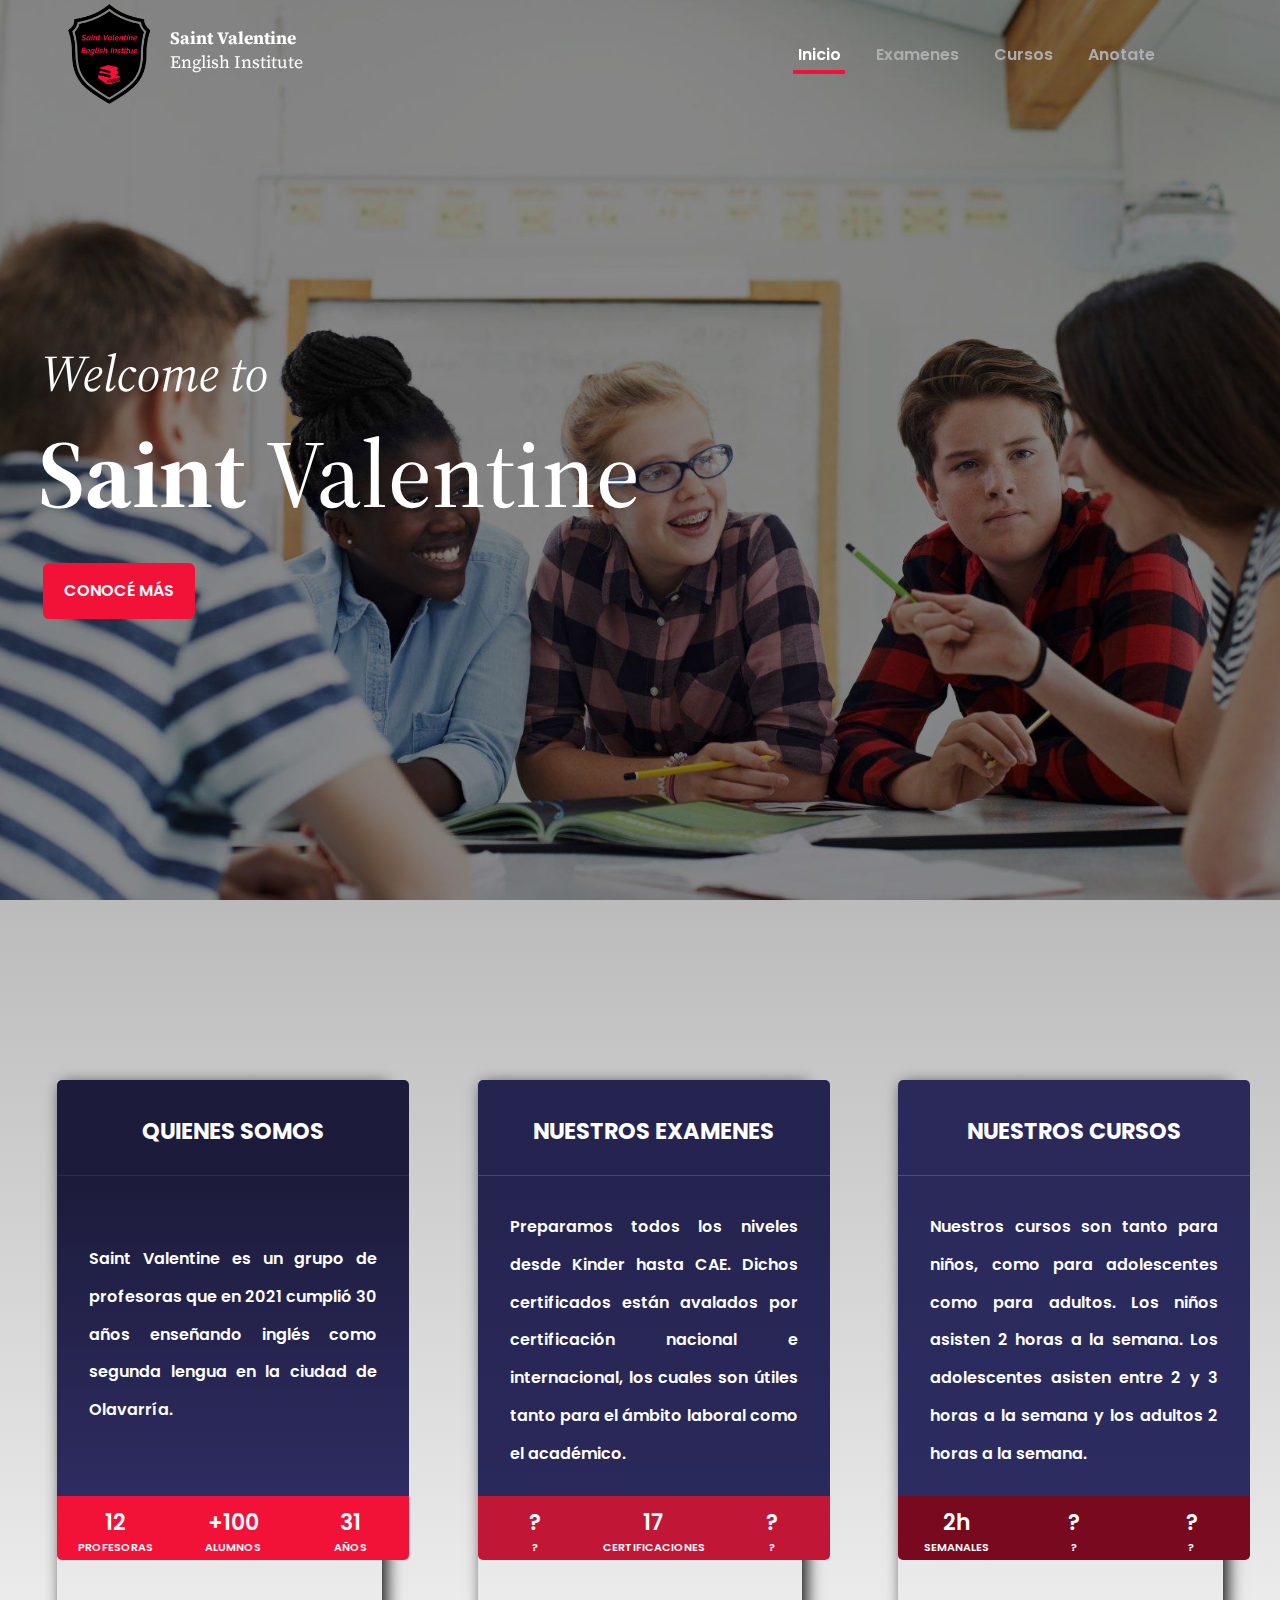
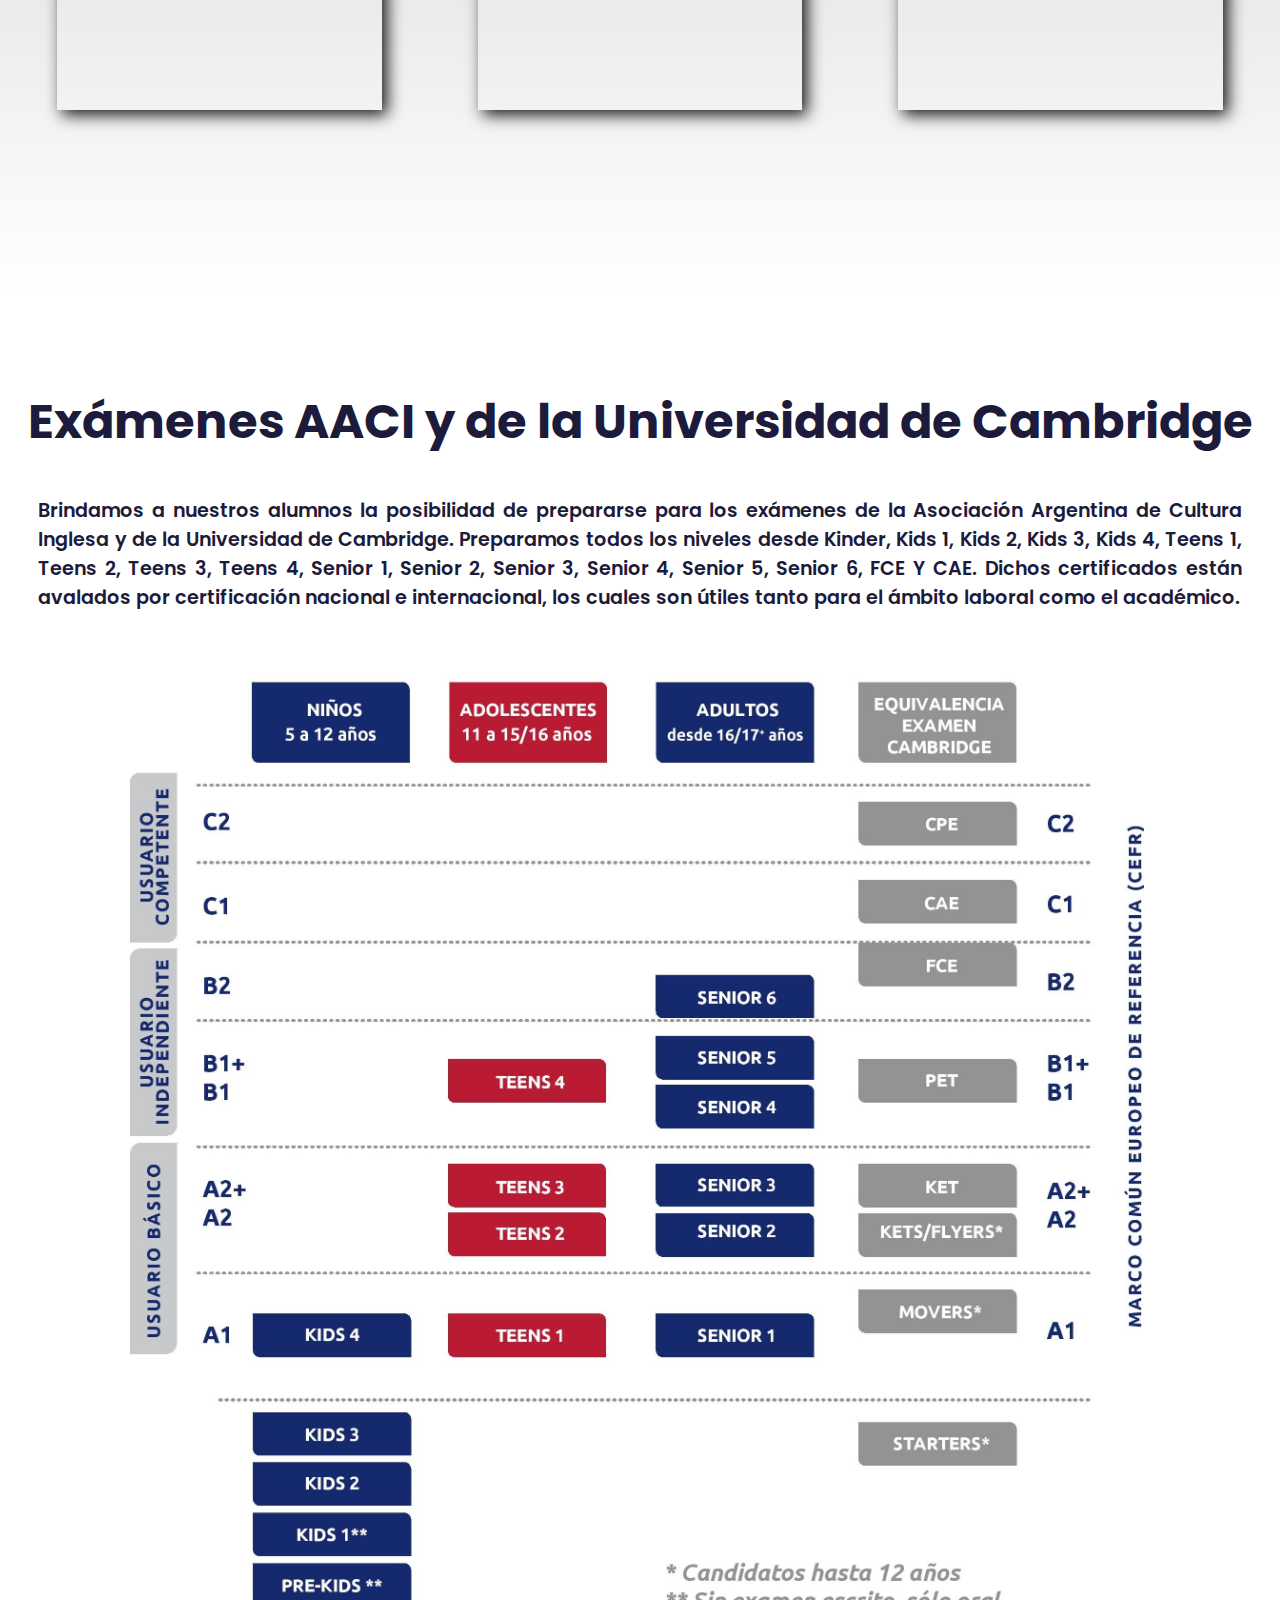
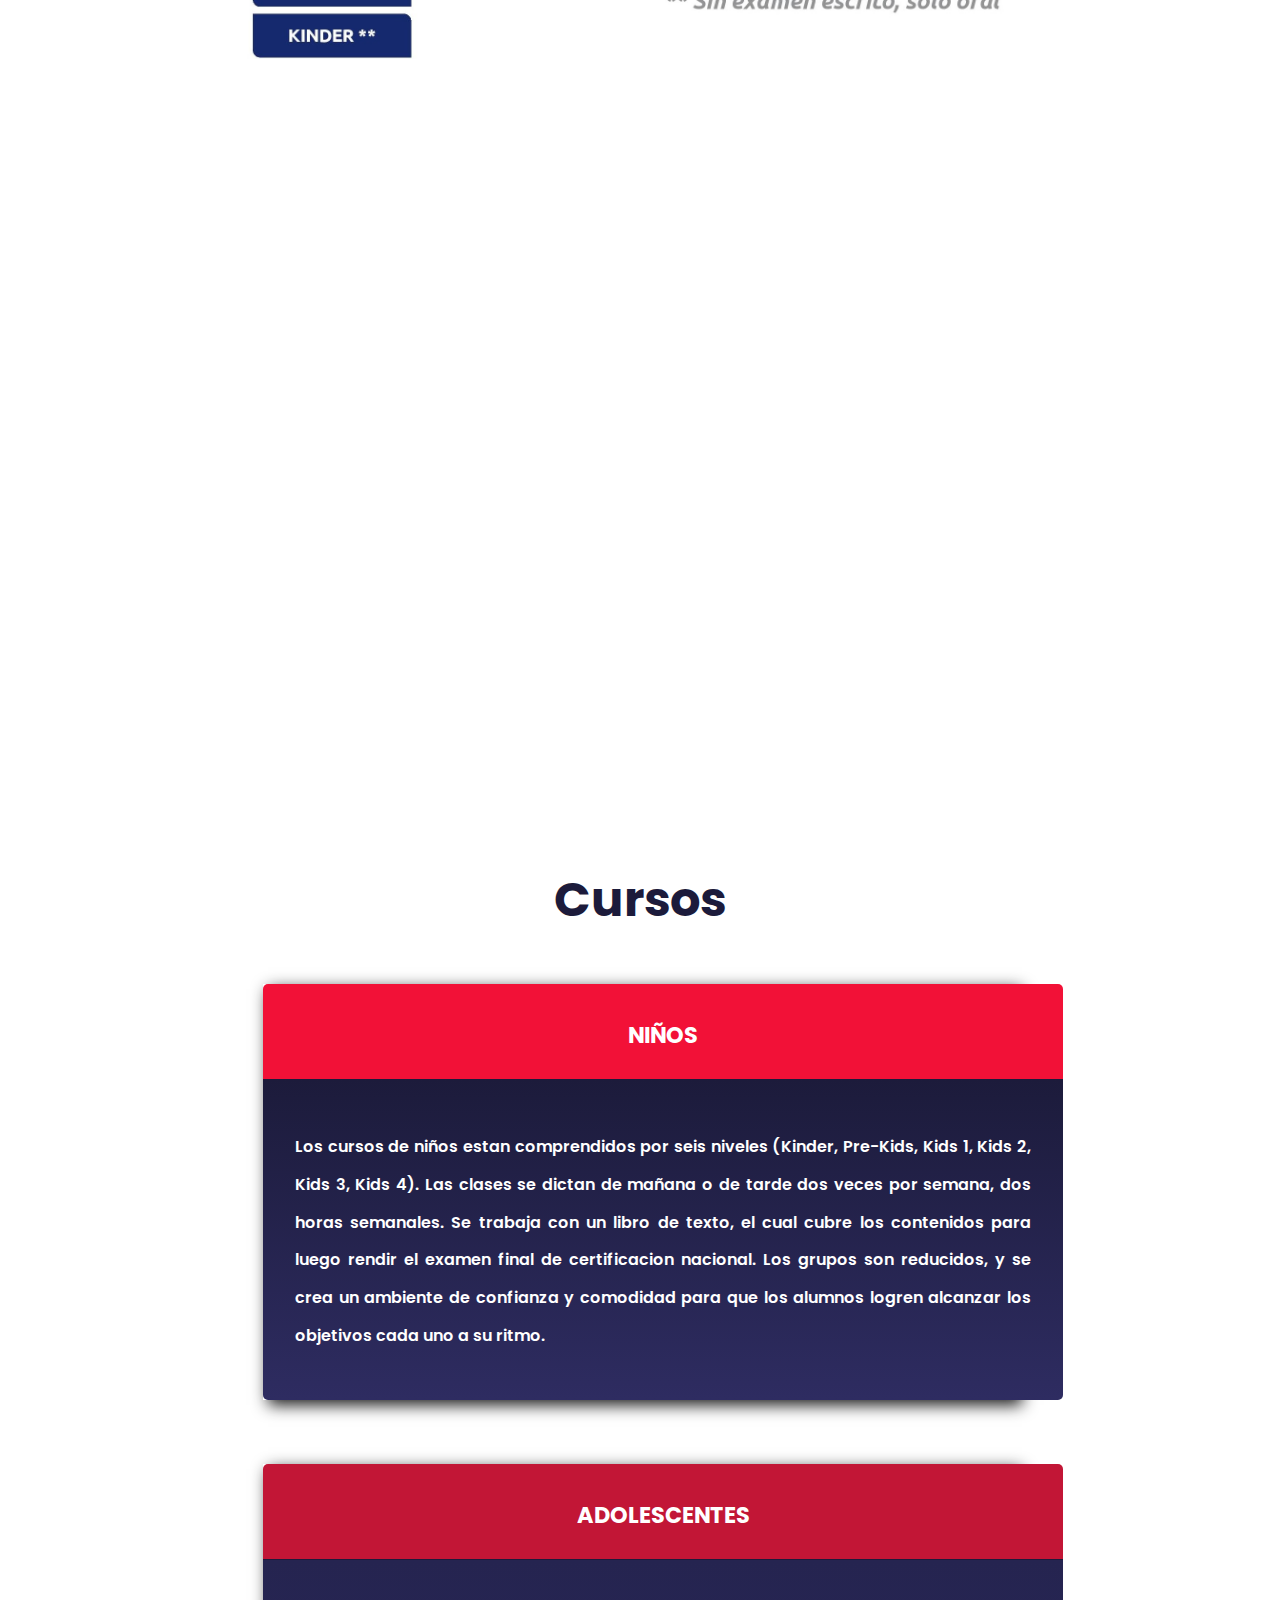
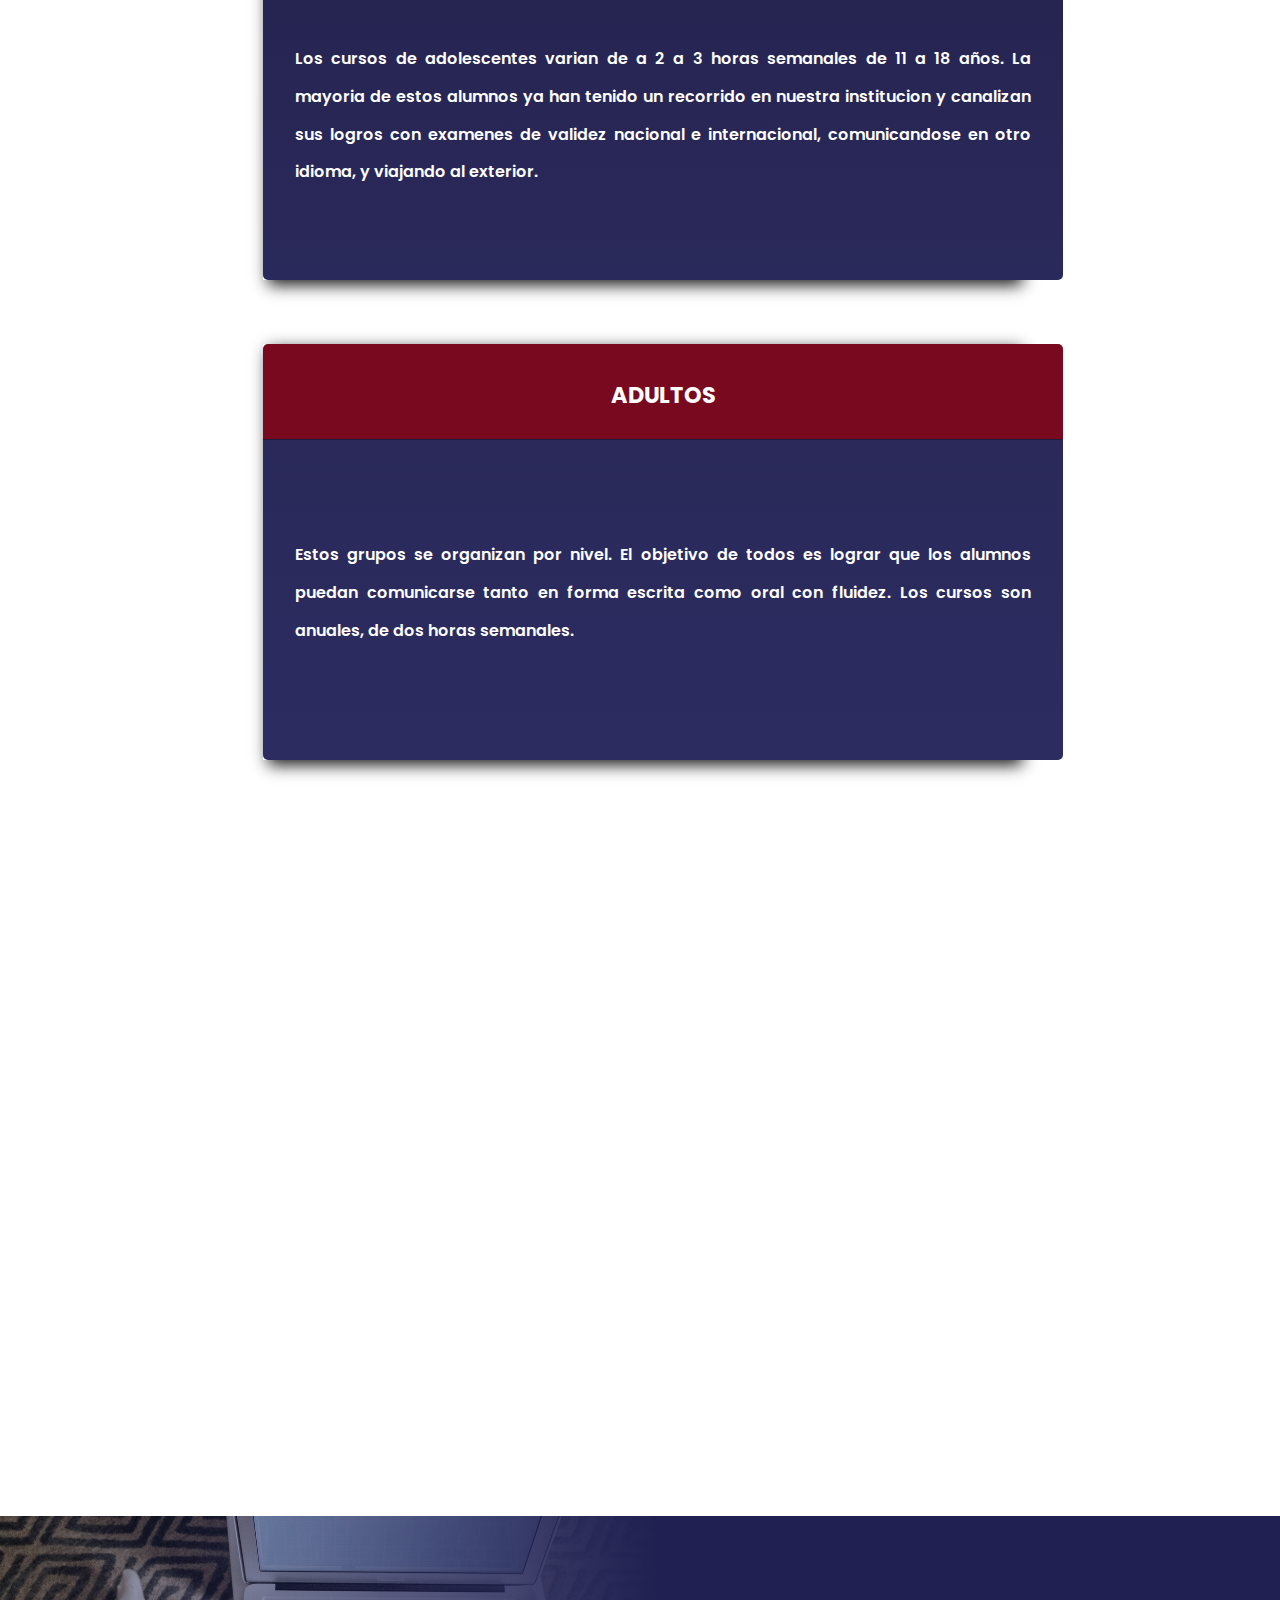
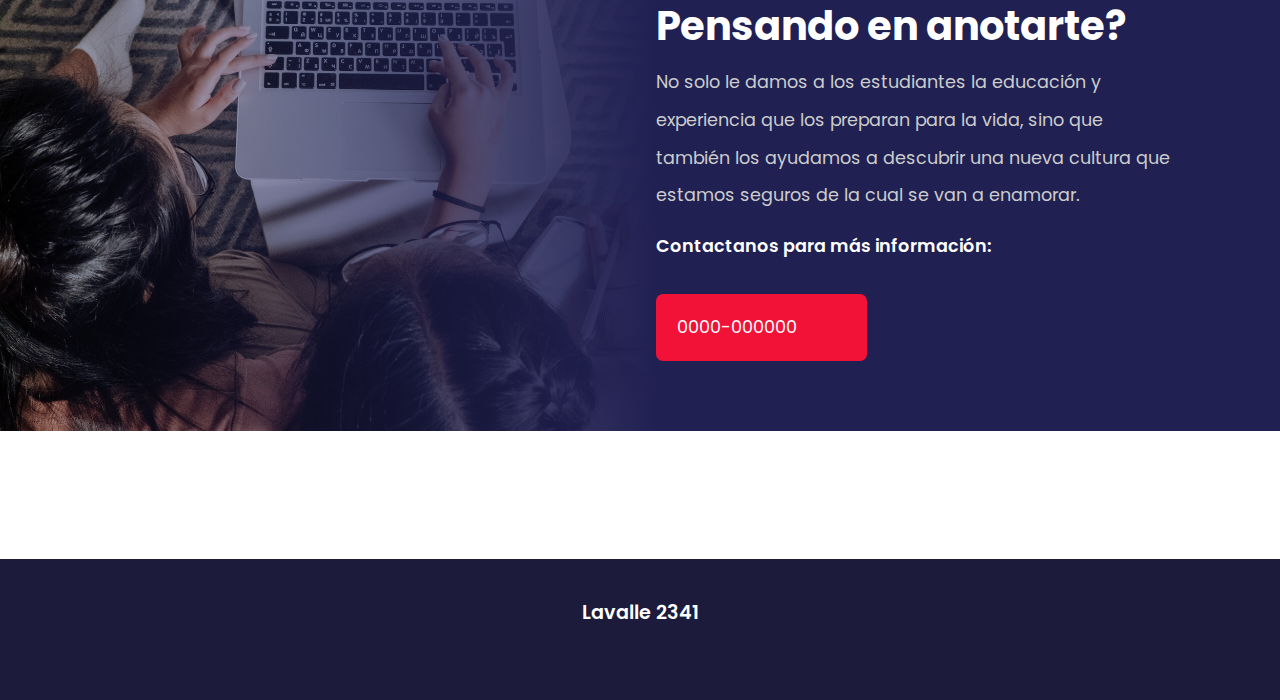
<file: index.html>
<!DOCTYPE html>
<html lang="es">
<head>
    <meta charset="UTF-8">
    <meta http-equiv="X-UA-Compatible" content="IE=edge">
    <meta name="viewport" content="width=device-width, initial-scale=1.0">
    <title>Saint Valentine English Institute - Inicio</title>
    <!-- ICONS -->
    <link rel="stylesheet" href="https://unicons.iconscout.com/release/v4.0.0/css/line.css">
    <!-- CSS -->
    <link rel="stylesheet" href="styles.css" type="text/css">
    <style>
        @import url('https://fonts.googleapis.com/css2?family=Poppins:wght@400;600;700&family=Source+Serif+4:wght@300;500;700&display=swap');
    </style>
</head>
<body>
    <div class="container">
        <!-- NAVBAR -->
        <nav class="navbar">
            <!-- BRAND -->
            <div class="brand">
                <!-- LOGO -->
                <img class="logo" src="LogoMakr-7l1lVe.png" alt="">
                <div class="brand-text">
                    <span class="saintValentine">Saint Valentine</span> 
                    <span class="englishInstitute">English Institute</span>
                    <!-- MOBILE BRAND -->
                    <span class="saint-mobile">Saint</span> 
                    <span class="valentine-mobile">Valentine</span>
                </div>   
            </div>      
            <!-- MENU -->
            <ul id="nav_links">
                <li><a id="inicio" class="nav-link active" aria-current="page" href="#header">Inicio</a></li>
                <li><a id="examenes" class="nav-link" href="#section_2">Examenes</a></li>
                <li><a id="cursos" class="nav-link" href="#section_3">Cursos</a></li>
                <li><a id="anotate" class="nav-link" href="#section_4">Anotate</a></li>
                <!-- HAMBURGER -->
                <button class="hamburger">
                    <div class="bar"></div>
                </button>
            </ul>
        </nav>
        <!-- SIDEBAR -->
        <nav class="sideMenu">
            <ul>
                <li><a id="inicio_mobile" class="nav-link active" aria-current="page" href="index.html">Inicio</a></li>
                <li><a id="examenes_mobile" class="nav-link" href="#section_2">Examenes</a></li>
                <li><a id="cursos_mobile" class="nav-link" href="#section_3">Cursos</a></li>
                <li><a id="anotate_mobile" class="nav-link" href="#section_4">Anotate</a></li>
            </ul>
        </nav>
        <!-- HEADER -->
        <header id="header" class="header">
            <h1 class="title-IX-1">Welcome to</h1>
            <div class="mainTitle">
                <h1 class="title-IX-2">Saint</h1>
                <h1 class="title-IX-3">Valentine</h1>
            </div>
            <button class="btn-IX"> 
                <a href="#section_1">Conocé más</a>
            </button>
        </header>
        <!-- SECTION 1 (QUIENES SOMOS) -->
        <section id="section_1" class="section-1">
            <div class="container-QS">
                <!-- CARD 1 -->
                <div id="card_1" class="card-1">
                    <div class="blue-bg-1">
                        <h3 class="title-QS">Quienes somos</h3>
                    </div>
                    <div class="card-1-text">
                        <p class="paragraph-QS">Saint Valentine es un grupo de profesoras que en 2021 cumplió 30 años enseñando inglés como segunda lengua en la ciudad de Olavarría.</p>
                    </div>
                    <div class="card-1-stats">
                        <div class="stat">
                            <div class="value">12</div>
                            <div class="type">Profesoras</div>
                        </div>
                        <div class="stat">
                            <div class="value">+100</div>
                            <div class="type">Alumnos</div>
                        </div>
                        <div class="stat">
                            <div class="value">31</div>
                            <div class="type">Años</div>
                        </div>
                    </div>
                </div>  
                <!-- CARD 2 -->
                <div id="card_2" class="card-2">
                    <div class="blue-bg-2">
                        <h3 class="title-QS">Nuestros Examenes</h3>
                    </div>
                    <div class="card-2-text">
                        <p class="paragraph-QS">Preparamos todos los niveles desde Kinder hasta CAE.
                            Dichos certificados están avalados por certificación nacional e internacional, los cuales son útiles tanto para el ámbito laboral como el académico.</p>
                    </div>
                    <div class="card-2-stats">
                        <div class="stat">
                            <div class="value">?</div>
                            <div class="type">?</div>
                        </div>
                        <div class="stat">
                            <div class="value">17</div>
                            <div class="type">Certificaciones</div>
                        </div>
                        <div class="stat">
                            <div class="value">?</div>
                            <div class="type">?</div>
                        </div>
                    </div>
                </div> 
                <!-- CARD 3 -->
                <div id="card_3" class="card-3">
                    <div class="blue-bg-3">
                        <h3 class="title-QS">Nuestros Cursos</h3>
                    </div>
                    <div class="card-3-text">
                        <p class="paragraph-QS">Nuestros cursos son tanto para niños, como para adolescentes como para adultos. Los niños asisten 2 horas a la semana. Los adolescentes asisten entre 2 y 3 horas a la semana y los adultos 2 horas a la semana.</p>
                    </div>
                    <div class="card-3-stats">
                        <div class="stat">
                            <div class="value">2h</div>
                            <div class="type">Semanales</div>
                        </div>
                        <div class="stat">
                            <div class="value">?</div>
                            <div class="type">?</div>
                        </div>
                        <div class="stat">
                            <div class="value">?</div>
                            <div class="type">?</div>
                        </div>
                    </div>
                </div> 
            </div>
        </section>
        <!-- SECTION 2 (EXAMENES) -->
        <section id="section_2" class="section-2">
            <h1 id="examenes_2" class="title-EX">Exámenes AACI y de la Universidad de Cambridge</h1>
            <article>
                <p id="paragraph_ex" class="paragraph-EX">Brindamos a nuestros alumnos la posibilidad de prepararse para los exámenes de la Asociación Argentina de Cultura Inglesa y de la Universidad de Cambridge.
                Preparamos todos los niveles desde Kinder, Kids 1, Kids 2, Kids 3, Kids 4, Teens 1, Teens 2, Teens 3, Teens 4, Senior 1, Senior 2, Senior 3, Senior 4, Senior 5, Senior 6, FCE Y CAE.
                Dichos certificados están avalados por certificación nacional e internacional, los cuales son útiles tanto para el ámbito laboral como el académico.</p>
            </article> 
            <img id="image_ex" class="img-EX" src="grilla-niveles-aaci-certificates-2.jpg" alt="">
        </section>
        <!-- SECTION 3 (CURSOS) -->
        <section id="section_3" class="section-3">
            <h1 class="title-CR">Cursos</h1>
            <div class="container-CR">
                <!-- CARD 4 -->
                <div id="card_4" class="card-4">
                    <div class="red-bg-1">
                        <h3 class="title-NÑS">Niños</h3>
                    </div>
                    <div class="card-4-text">
                        <p class="paragraph-NÑS">Los cursos de niños estan comprendidos por seis niveles (Kinder, Pre-Kids, Kids 1, Kids 2, Kids 3, Kids 4). Las clases se dictan de mañana o de tarde dos veces por semana, dos horas semanales.
                        Se trabaja con un libro de texto, el cual cubre los contenidos para luego rendir el examen final de certificacion nacional.
                        Los grupos son reducidos, y se crea un ambiente de confianza y comodidad para que los alumnos logren alcanzar los objetivos cada uno a su ritmo.</p>
                    </div>
                </div>  
                <!-- CARD 5 -->
                <div id="card_5" class="card-5">
                    <div class="red-bg-2">
                        <h3 class="title-ADS">Adolescentes</h3>
                    </div>
                    <div class="card-5-text">
                        <p class="paragraph-ADS">Los cursos de adolescentes varian de a 2 a 3 horas semanales de 11 a 18 años. La mayoria de estos alumnos ya han tenido un recorrido en nuestra institucion y canalizan sus logros con examenes de validez nacional e internacional, comunicandose en otro idioma, y viajando al exterior.</p>
                    </div>
                </div> 
                <!-- CARD 6 -->
                <div id="card_6" class="card-6">
                    <div class="red-bg-3">
                        <h3 class="title-ADT">Adultos</h3>
                    </div>
                    <div class="card-6-text">
                        <p class="paragraph-ADT">Estos grupos se organizan por nivel. El objetivo de todos es lograr que los alumnos puedan comunicarse tanto en forma escrita como oral con fluidez. Los cursos son anuales, de dos horas semanales.</p>
                    </div>
                </div> 
            </div>
        </section>
        <!-- SECTION 4 (ANOTATE) -->
        <section id="section_4" class="section-4">
            <div class="transparent-gradient"></div>
            <div class="section-4-text">
                <h1 class="title-ANT">Pensando en anotarte?</h1>
                <p class="paragraph-ANT">No solo le damos a los estudiantes la educación y experiencia que los preparan para la vida, sino que también los ayudamos a descubrir una nueva cultura que estamos seguros de la cual se van a enamorar.</p>
                <p class="paragraph-ANT-2">Contactanos para más información:</p>
                <button class="btn-ANT"><i class="uil uil-whatsapp icon-WP"></i>0000-000000</button>
            </div>
        </section>
        <footer>
            <!-- ADDRESS -->
            <p class="paragraph-FT">Lavalle 2341</p>
            <!-- SOCIALS -->
            <div class="icons">
                <a href="https://www.facebook.com/profile.php?id=100057358304073"><i class="uil uil-facebook-f"></i></a>
                <a href="https://www.instagram.com/invites/contact/?i=ahop6r01u5ae&utm_content=494bo6m"><i class="uil uil-instagram"></i></a>
                <a href="#"><i class="uil uil-whatsapp"></i></a>        
            </div>
        </footer>
    </div>
    <!-- JAVASCRIPT-->
    <script src="main.js"></script>
    <script src="https://code.jquery.com/jquery-3.6.0.min.js"></script>
</body>
</html>
</file>
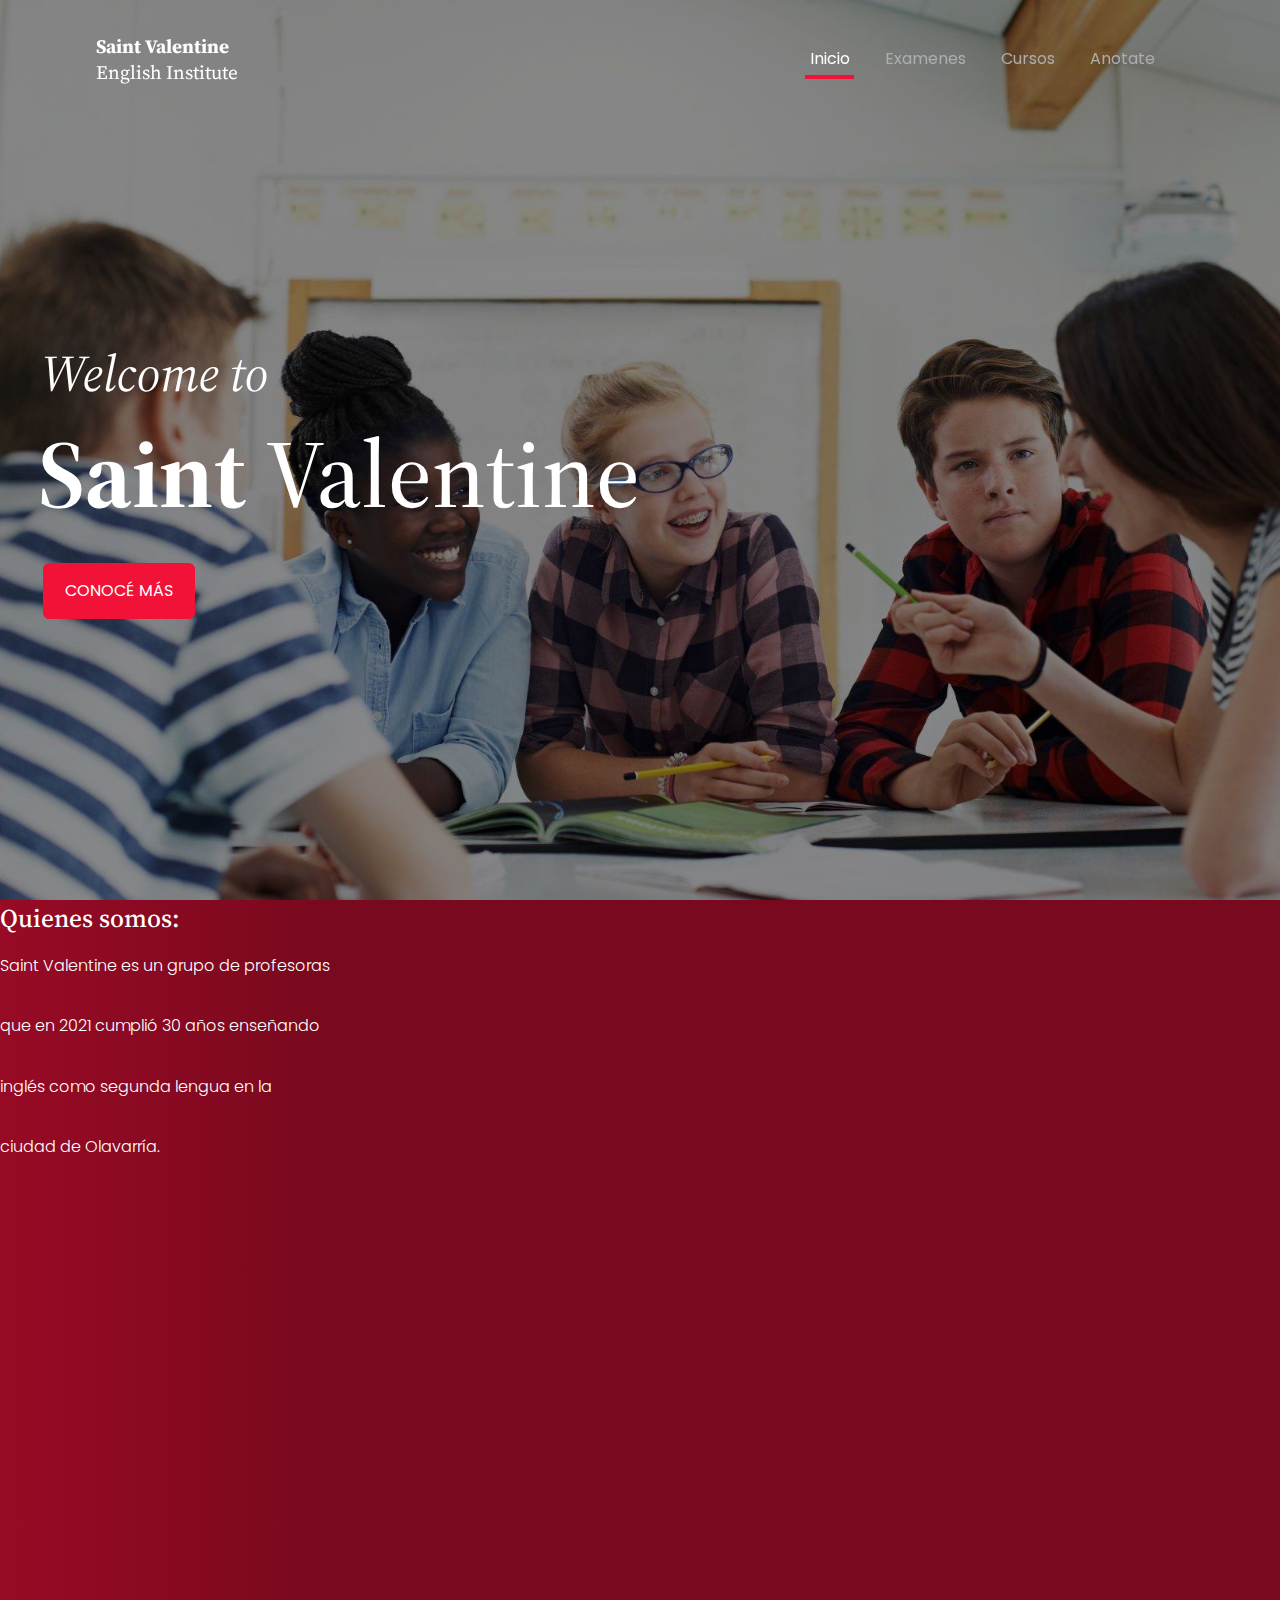
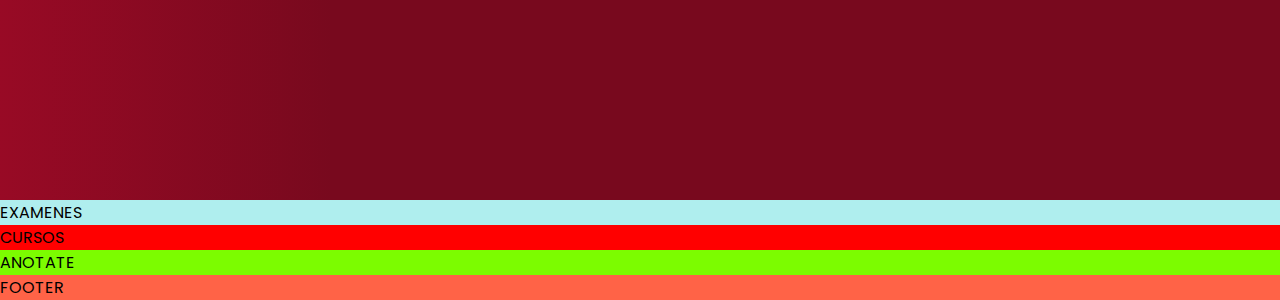
<file: grid.html>
<!DOCTYPE html>
<html lang="es">
<head>
    <meta charset="UTF-8">
    <meta http-equiv="X-UA-Compatible" content="IE=edge">
    <meta name="viewport" content="width=device-width, initial-scale=1.0">
    <title>SV Grid</title>
    <link rel="stylesheet" href="main.css">
    <style>
        @import url('https://fonts.googleapis.com/css2?family=Poppins:wght@600&family=Source+Serif+4:ital,wght@0,300;0,500;0,700;1,400&display=swap');
    </style>
</head>
<body>
    <div class="container">
         <!-- Navbar -->
        <nav class="navbar">
        <!-- Brand -->
        <div class="brand">
            <span class="saintValentine">Saint Valentine</span> 
            <span class="englishInstitute">English Institute</span>
            <!-- Mobile Brand -->
            <span class="saint-mobile">Saint</span> 
            <span class="valentine-mobile">Valentine</span>
        </div>      
        <!-- Menu -->
        <ul>
            <li><a class="nav-link active" aria-current="page" href="/SV Web/index.html">Inicio</a></li>
            <li><a class="nav-link" href="#">Examenes</a></li>
            <li><a class="nav-link" href="#">Cursos</a></li>
            <li><a class="nav-link" href="#">Anotate</a></li>
            <!-- Dropdown Button -->
            <button class="hamburger">
                <div class="bar"></div>
            </button>
            <!-- <a class="btn-dropdown" href="#">&#9776;</a> -->
        </ul>
        </nav>
        <!-- Sidebar -->
        <nav class="sideMenu">
            <ul>
                <li><a class="nav-link active" aria-current="page" href="/SV Web/index.html">Inicio</a></li>
                <li><a class="nav-link" href="#">Examenes</a></li>
                <li><a class="nav-link" href="#">Cursos</a></li>
                <li><a class="nav-link" href="#">Contacto</a></li>
            </ul>
        </nav>
        <!-- Header -->
        <header class="header">
            <h1 class="titleIndex-1">Welcome to</h1>
            <div class="mainTitle">
                <h1 class="titleIndex-2">Saint</h1>
                <h1 class="titleIndex-3">Valentine</h1>
            </div>
            <button class="btnIndex">Conocé más</button>
        </header>
        <section class="section-1-index">
                <div class="containerQS">
                    <div class="red-bg-QS">
                        <h3 class="titleQS">Quienes somos:</h3>
                        <p class="quienesSomos">Saint Valentine es un grupo de profesoras que en 2021 cumplió 30 años enseñando inglés como segunda lengua en la ciudad de Olavarría.</p>
                    </div>
                    <div class="red-bg-QS-2">
                    
                    </div>
                </div>
        </section>
        <div class="section2">EXAMENES</div>
        <div class="section3">CURSOS</div>
        <div class="section4">ANOTATE</div>
        <footer>FOOTER</footer>
    </div>   
    <!-- Sticky Navbar JS -->
    <script type="text/javascript">
        window.addEventListener("scroll", function(){
            var nav = document.querySelector("nav");
            nav.classList.toggle("sticky", window.scrollY > 0);
        })
    </script>
    <!-- Sidebar JS -->
    <script src="main.js"></script>
</body>
</html>
</file>
<file: styles.css>
/* GLOBALS */

* {
  padding: 0;
  margin: 0;
  box-sizing: border-box;
  font-family: 'Poppins', 'Source Serif 4', sans-serif;
}

/* body {
  background: #fff;
  width: 100%;
  height: 100vh;
} */

.container {
  display: grid;
  grid-template-columns: repeat(12, 1fr);
  grid-template-rows: auto;
  height: 100vh;
  grid-template-areas: 
  "header header header header header header header header header header header header"
  "section-1 section-1 section-1 section-1 section-1 section-1 section-1 section-1 section-1 section-1 section-1 section-1"
  "section-2 section-2 section-2 section-2 section-2 section-2 section-2 section-2 section-2 section-2 section-2 section-2"
  "section-3 section-3 section-3 section-3 section-3 section-3 section-3 section-3 section-3 section-3 section-3 section-3"
  "section-4 section-4 section-4 section-4 section-4 section-4 section-4 section-4 section-4 section-4 section-4 section-4"
  "footer footer footer footer footer footer footer footer footer footer footer footer";
}

/* NAVBAR */

.navbar {
  grid-area: nav;
  position: fixed;
  display: flex;
  justify-content: space-between;
  align-items: center;
  transition: 1s;
  z-index: 100000;
  width: 100%;
  height: 12vh;
}

nav.sticky {
  background: #1c1b3b;
}

.brand {
  height: 12vh;
  display: flex;
  position: relative;
  transition: 0.6s;
  margin-left: 4em;
  color: #fff;
  cursor: default;
  animation-name: brand;
  animation-iteration-count: 1;
  animation-duration: 2s;
}

.brand-text {
  display: flex;
  flex-direction: column;
  padding: 0em 0em .5em 1em;
  justify-content: center;
  align-content: center;
}

@keyframes brand {
  from {
      opacity: 0%;
      transform: translateY(-50px);
  }

  to {
      opacity: 100%;
      transform: translateY(0px);
  }
}

.saint-mobile {
  display: none;
}

.valentine-mobile {
  display: none;
}

.saintValentine {
  font-family: 'Source Serif 4';
  font-size: 1.1rem;
  font-weight: 700;
}

.englishInstitute {
  font-family: 'Source Serif 4';
  font-size: 1.1rem;
  font-weight: 400;
  
}

.navbar ul {
  position: relative;
  display: flex;
  justify-content: center;
  align-items: center;
  padding: 1.7em;
  margin-right: 5em;
  animation-name: nav;
  animation-iteration-count: 1;
  animation-duration: 2s;
}

@keyframes nav {
  from {
      opacity: 0%;
      transform: translateY(-50px);
  }

  to {
      opacity: 100%;
      transform: translateY(0px);
  }
}

.navbar li {
  position: relative;
  list-style: none;
  font-size: 1rem;
}

.navbar a {
  position: relative;
  margin: .5em;
  text-decoration: none;
  color: #acadaf;
  transition: 0.6s;
  margin: .8em;
}

.nav-link {
  text-decoration: none;
  font-weight: 600;
  padding: .3em;
}

.navbar .active {
  color: #fff;
  border-bottom: solid .3em #F21137;
}

.hamburger {
  display: none;
}

.sideMenu {
  position: fixed;
  display: block;
  top: 0;
  right: 100%;
  width: 100%;
  min-height: 100vh;
  z-index: 98; 
  background: linear-gradient(to bottom, transparent, #1f1f1f);
  padding-top: 120px;
  transition: ease-in-out 0.4s step-end;
  transition-property: transform;
}

.sideMenu.is-active {
  right: 0;
  /* transform: translateX(-50px); */
}

.sideMenu li {
  list-style: none;
}

.sideMenu a {
  display: block;
  width: 100%;
  max-width: 200px;
  text-align: center;
  color: #acadaf;
  text-decoration: none;
}

.sideMenu .active {
  color: #fff;
}

/* INDEX */

.header {
/*   background: url(mimi-thian-vdXMSiX-n6M-unsplash.jpg); */
/*   background: url(Kids_in_class.width-800.jpg); */
  background: url(studentcollaborationmed.jpeg);
  background-size: cover; 
  height: 100vh;
  grid-area: header;
}


.title-IX-1 {
  font-family: 'Source Serif 4';
  font-weight: 400;
  font-size: 3.2rem;
  padding: 6.6em 0 0 .8em;
  color: #fff;
  font-style: italic;
  animation-name: welcome-to;
  animation-iteration-count: 1;
  animation-duration: 2s;
  cursor: default;
}

@keyframes welcome-to {
  from {
      opacity: 0%;
      transform: translateX(-100px);
  }

  to {
      opacity: 100%;
      transform: translateX(0px);
  }
}

.mainTitle {
  display: flex;
  flex-direction: row;
  cursor: default;
}

.title-IX-2 {
  font-family: 'Source Serif 4';
  font-weight: 700;
  font-size: 6rem;
  padding: 0 0 0 .4em;
  color: #fff;
  animation-name: saint;
  animation-iteration-count: 1;
  animation-duration: 3.5s;
  cursor: default;
}

@keyframes saint {
  from {
      opacity: 0%;
      transform: translateX(-500px);
  }

  to {
      opacity: 100%;
      transform: translateX(0px);
  }
}

.title-IX-3 {
  font-family: 'Source Serif 4';
  font-weight: 500;
  font-size: 6rem;
  padding: 0 0 0 .2em;
  color: #fff;
  animation-name: saint;
  animation-iteration-count: 1;
  animation-duration: 3.5s;
  cursor: default;  
}

@keyframes saint {
  from {
      opacity: 0%;
      transform: translateX(-500px);
  }

  to {
      opacity: 100%;
      transform: translateX(0px);
  }
}

.btn-IX {
  margin: 1.5em 0 0 2.7em;
  width: 9.5em;
  height: 3.5em;
  border: none;
  background: #F21137;
  cursor: pointer;
  font-size: 1em;
  font-weight: 600;
  text-transform: uppercase;
  color: white;
  border-radius: .4em;
  animation-name: conoce-mas;
  animation-iteration-count: 1;
  animation-duration: 3.5s;
}

@keyframes conoce-mas {
  from {
      opacity: -100%;
      transform: translateY(500px);
  }

  to {
      opacity: 100%;
      transform: translateY(0px);
  }
}

.btn-IX:hover {
  background: #cf1839;
  transform: scale(105%);
}

.btn-IX a {
  text-decoration: none;
  color: white;
}

/* SECTION 1 (QUIENES SOMOS) */

.section-1 {
  height: 110vh;
  grid-area: section-1;
  display: flex;
  flex-direction: row;
  justify-content: center;
  align-items: center;
  background-image: linear-gradient(rgb(187, 187, 187), white);
}

.container-QS {
  display: flex;
  justify-content: center;
  align-items: center;
}

/* CARD 1 */

.animation-1 {
  animation-name: animation-1;
  animation-iteration-count: 1;
  animation-duration: 3s;
}

@keyframes animation-1{
  from {
      opacity: -100%;
      transform: translateX(-500px);
  }

  to {
      opacity: 100%;
      transform: translateX(0px);
  }
}

.card-1 {
  display: grid;
  grid-template-columns: 22em;
  grid-template-rows: 6em 20em 4em;
  grid-template-areas: "blue-1" "text" "stats";
  color: #fff;
  box-shadow: 5px 5px 15px rgba(0, 0, 0, 0.9);
  text-align: center;
  width: 26%;
  height: 70vh;
  transition: 0.5s ease;
  cursor: default;
  margin-right: 6em;
}

.card-1:hover {
  transform: translateY(-25px);
  box-shadow: 5px 5px 15px rgba(0,0,0,0.6);
}

.blue-bg-1 {
  grid-area: blue-1;
  background: #1c1b3b;
  border-radius: 5px;
  border-bottom-left-radius: 0px;
  border-bottom-right-radius: 0px;
  border-bottom-style: solid;
  border-bottom-color: #2c2b46;
  border-bottom-width: .1em;
}

.blue-bg-1 .title-QS {
  font-size: 1.4rem;
  padding: 1.5em 2em 2em 2em;
  text-transform: uppercase;
}

.card-1-text {
  grid-area: text;
  padding: 4em 2em 2em 2em;
  background: linear-gradient(#1c1b3b, #2e2c61);
  text-align: justify;
  text-justify: inter-word;
  font-weight: 600;
}

.paragraph-QS {
  line-height: 1cm;
}

.card-1-stats {
  grid-area: stats;
  display: grid;
  grid-template-columns: 1fr 1fr 1fr;
  grid-template-rows: 1fr;
  border-bottom-left-radius: 5px;
  border-bottom-right-radius: 5px;
  background: #F21137; 
}

.card-1-stats .stat {
  display: flex;
  align-items: center;
  justify-content: center;
  flex-direction: column;
  padding: 10px;
  color: white;
}

.card-1-stats .type {
  font-size: 11px;
  font-weight: 600;
  text-transform: uppercase;
}

.card-1-stats .value {
  font-size: 22px;
  font-weight: 600;
}

/* CARD 2 */

.animation-2 {
  animation-name: animation-2;
  animation-iteration-count: 1;
  animation-duration: 3s;
}

@keyframes animation-2{
  from {
      opacity: -100%;
      transform: translateY(500px);
  }

  to {
      opacity: 100%;
      transform: translateY(0px);
  }
}

.card-2 {
  display: grid;
  grid-template-columns: 22em;
  grid-template-rows: 6em 20em 4em;
  grid-template-areas: "blue-2" "text" "stats";
  color: #fff;
  box-shadow: 5px 5px 15px rgba(0, 0, 0, 0.9);
  text-align: center;
  width: 26%;
  height: 70vh;
  transition: 0.5s ease;
  cursor: default;
  margin-right: 6em;
}

.card-2:hover {
  transform: translateY(-25px);
  box-shadow: 5px 5px 15px rgba(0,0,0,0.6);
}

.blue-bg-2 {
  grid-area: blue-2;
  background:#252450;
  border-radius: 5px;
  border-bottom-left-radius: 0px;
  border-bottom-right-radius: 0px;
  border-bottom-style: solid;
  border-bottom-color: #4b4b52;
  border-bottom-width: .1em;
}

.blue-bg-2 .title-QS {
  font-size: 1.4rem;
  padding: 1.5em 2em 1em 2em;
  text-transform: uppercase;
}

.card-2-text {
  grid-area: text;
  padding: 2em 2em 2em 2em;
  background: linear-gradient(#252450, #2a295b);
  text-align: justify;
  text-justify: inter-word;
  font-weight: 600;
}

.paragraph-QS {
  line-height: 1cm;
}

.card-2-stats {
  grid-area: stats;
  display: grid;
  grid-template-columns: 1fr 1fr 1fr;
  grid-template-rows: 1fr;
  border-bottom-left-radius: 5px;
  border-bottom-right-radius: 5px;
  background: #c21636; 
}

.card-2-stats .stat {
  display: flex;
  align-items: center;
  justify-content: center;
  flex-direction: column;
  padding: 10px;
  color: white;
}

.card-2-stats .type {
  font-size: 11px;
  font-weight: 600;
  text-transform: uppercase;
}

.card-2-stats .value {
  font-size: 22px;
  font-weight: 600;
}

/* CARD 3 */

.animation-3 {
  animation-name: animation-3;
  animation-iteration-count: 1;
  animation-duration: 3s;
}

@keyframes animation-3{
  from {
      opacity: -100%;
      transform: translateX(500px);
  }

  to {
      opacity: 100%;
      transform: translateX(0px);
  }
}

.card-3 {
  display: grid;
  grid-template-columns: 22em;
  grid-template-rows: 6em 20em 4em;
  grid-template-areas: "blue-3" "text" "stats";
  color: #fff;
  box-shadow: 5px 5px 15px rgba(0, 0, 0, 0.9);
  text-align: center;
  width: 26%;
  height: 70vh;
  transition: 0.5s ease;
  cursor: default;
}

.card-3:hover {
  transform: translateY(-25px);
  box-shadow: 5px 5px 15px rgba(0,0,0,0.6);
}

.blue-bg-3 {
  grid-area: blue-3;
  background:#2a295a;
  border-radius: 5px;
  border-bottom-left-radius: 0px;
  border-bottom-right-radius: 0px;
  border-bottom-style: solid;
  border-bottom-color: #505058;
  border-bottom-width: .1em;
}

.blue-bg-3 .title-QS {
  font-size: 1.4rem;
  padding: 1.5em 2em 1em 2em;
  text-transform: uppercase;
}

.card-3-text {
  grid-area: text;
  padding: 2em 2em 2em 2em;
  background: linear-gradient(#2a295a, #2d2c61);
  text-align: justify;
  text-justify: inter-word;
  font-weight: 600;
}

.paragraph-QS {
  line-height: 1cm;
}

.card-3-stats {
  grid-area: stats;
  display: grid;
  grid-template-columns: 1fr 1fr 1fr;
  grid-template-rows: 1fr;
  border-bottom-left-radius: 5px;
  border-bottom-right-radius: 5px;
  background: #78091e; 
}

.card-3-stats .stat {
  display: flex;
  align-items: center;
  justify-content: center;
  flex-direction: column;
  padding: 10px;
  color: white;
}

.card-3-stats .type {
  font-size: 11px;
  font-weight: 600;
  text-transform: uppercase;
}

.card-3-stats .value {
  font-size: 22px;
  font-weight: 600;
}

/* SECTION 2 (EXAMENES) */

.section-2 {
  height: 230vh;
  grid-area: section-2;
}

.animation-4 {
  animation-name: animation-4;
  animation-iteration-count: 1;
  animation-duration: 3s;
}

@keyframes animation-4{
  from {
      opacity: -100%;
      transform: translateX(-500px);
  }

  to {
      opacity: 100%;
      transform: translateX(0px);
  }
}

.title-EX {
  font-size: 3rem;
  color: #1c1b3b;
  font-weight: 700;
  text-align: center;
  cursor: default; 
  padding-top: 2em;
}

.animation-5 {
  animation-name: animation-5;
  animation-iteration-count: 1;
  animation-duration: 4s;
}

@keyframes animation-5{
  from {
      opacity: -100%;
      transform: translateX(500px);
  }

  to {
      opacity: 100%;
      transform: translateX(0px);
  }
}

.paragraph-EX {
  font-size: 1.2rem;
  padding: 2em 2em 0em 2em;
  color: #1c1b3b;
  cursor: default; 
  text-align: justify;
  text-justify: inter-word;
  font-weight: 600;
}

.animation-6 {
  animation-name: animation-6;
  animation-iteration-count: 1;
  animation-duration: 4s;
}

@keyframes animation-6{
  from {
      opacity: -100%;
      transform: translateY(500px);
  }

  to {
      opacity: 100%;
      transform: translateY(0px);
  }
}

.img-EX {
  width: 100%;
  object-fit: cover;
  padding: 4em 8.5em 4em 8em;
}

/* SECTION 3 (CURSOS) */

.section-3 {
  height: 260vh;
  grid-area: section-3;
  padding: 2em;
}

.title-CR {
  padding: 1.5em 0em 1em 0em;
  font-size: 3rem;
  color: #1c1b3b;
  font-weight: 700;
  text-align: center;
  cursor: default; 
}

.container-CR {
  display: flex;
  flex-direction: column;
  justify-items: center;
  align-items: center;
}

/* CARD 4 */

.card-4 {
  display: grid;
  grid-template-columns: 50em;
  grid-template-rows: 6em 20em;
  grid-template-areas: "red-1" "text";
  color: #fff;
  box-shadow: 5px 5px 15px rgba(0, 0, 0, 0.9);
  text-align: center;
  width: 62%;
  margin-bottom: 4em;
  transition: 0.5s ease;
  cursor: default;
}

/* .card-1:hover {
  transform: translateY(-25px);
  box-shadow: 5px 5px 15px rgba(0,0,0,0.6);
} */

.red-bg-1 {
  grid-area: red-1;
  background: #f21137;
  border-radius: 5px;
  border-bottom-left-radius: 0px;
  border-bottom-right-radius: 0px;
  border-bottom-style: solid;
  border-bottom-color: #1c1b3b;
  border-bottom-width: .1em;
}

.red-bg-1 .title-NÑS {
  font-size: 1.4rem;
  padding: 1.5em 2em 1.3em 2em;
  text-transform: uppercase;
}

.card-4-text {
  grid-area: text;
  padding: 3em 2em 2em 2em;
  background: linear-gradient(#1c1b3b, #2e2c61);
  text-align: justify;
  text-justify: inter-word;
  font-weight: 600;
  border-radius: 5px;
  border-top-left-radius: 0px;
  border-top-right-radius: 0px;
}

.paragraph-NÑS {
  line-height: 1cm;
}

/* CARD 5 */

.card-5 {
  display: grid;
  grid-template-columns: 50em;
  grid-template-rows: 6em 20em;
  grid-template-areas: "red-2" "text";
  color: #fff;
  box-shadow: 5px 5px 15px rgba(0, 0, 0, 0.9);
  text-align: center;
  width: 62%;
  margin-bottom: 4em;
  transition: 0.5s ease;
  cursor: default;
}

/* .card-5:hover {
  transform: translateY(-25px);
  box-shadow: 5px 5px 15px rgba(0,0,0,0.6);
} */

.red-bg-2 {
  grid-area: red-2;
  background: #c21636;
  border-radius: 5px;
  border-bottom-left-radius: 0px;
  border-bottom-right-radius: 0px;
  border-bottom-style: solid;
  border-bottom-color: #1c1b3b;
  border-bottom-width: .1em;
}

.red-bg-2 .title-ADS {
  font-size: 1.4rem;
  padding: 1.5em 2em 1.3em 2em;
  text-transform: uppercase;
}

.card-5-text {
  grid-area: text;
  padding: 5em 2em 4em 2em;
  background: linear-gradient(#252450, #2a295b);
  text-align: justify;
  text-justify: inter-word;
  font-weight: 600;
  border-radius: 5px;
  border-top-left-radius: 0px;
  border-top-right-radius: 0px;
}

.paragraph-ADS {
  line-height: 1cm;
}

/* CARD 6 */

.card-6 {
  display: grid;
  grid-template-columns: 50em;
  grid-template-rows: 6em 20em;
  grid-template-areas: "red-3" "text";
  color: #fff;
  box-shadow: 5px 5px 15px rgba(0, 0, 0, 0.9);
  text-align: center;
  width: 62%;
  margin-bottom: 4em;
  transition: 0.5s ease;
  cursor: default;
}

/* .card-6:hover {
  transform: translateY(-25px);
  box-shadow: 5px 5px 15px rgba(0,0,0,0.6);
} */

.red-bg-3 {
  grid-area: red-3;
  background: #78091e;
  border-radius: 5px;
  border-bottom-left-radius: 0px;
  border-bottom-right-radius: 0px;
  border-bottom-style: solid;
  border-bottom-color: #1c1b3b;
  border-bottom-width: .1em;
}

.red-bg-3 .title-ADT {
  font-size: 1.4rem;
  padding: 1.5em 2em 1.3em 2em;
  text-transform: uppercase;
}

.card-6-text {
  grid-area: text;
  padding: 6em 2em 5em 2em;
  background: linear-gradient(#2a295a, #2d2c61);
  text-align: justify;
  text-justify: inter-word;
  font-weight: 600;
  border-radius: 5px;
  border-top-left-radius: 0px;
  border-top-right-radius: 0px;
}

.paragraph-ADT {
  line-height: 1cm;
}


.section-4 {
  grid-area: section-4;
  display: flex;
  flex-direction: row;
  background: #202052;
  margin: 1em 0em 8em 0em;
}

.transparent-gradient {
  background: linear-gradient(to right, transparent, #202052), 
  url(./pexels-cottonbro-5999068.jpg)
  no-repeat center center/cover;
  width: 160%;
}

.section-4-text {
  display: flex;
  flex-direction: column;
  justify-content: center;
  align-content: center;
}

.title-ANT {
  font-size: 2.5rem;
  color: #fff;
  padding: 2em 2em .2em 0em;
}

.paragraph-ANT {
  font-size: 1.1rem;
  color: #cccccc;
  font-weight: 400;
  padding: 0em 6em 1em 0em;
  line-height: 1cm;
}

.paragraph-ANT-2 {
  font-size: 1.1rem;
  color: #fff;
  font-weight: 600;
  padding: 0em 0em 2em 0em;
}

.btn-ANT {
  display: flex;
  align-items: center;
  margin: 0em 0em 4em 0em;
  padding: .5em 0em .5em 0em;
  width: 12em;
  height: 3.8em;
  border: none;
  background: #F21137;
  cursor: pointer;
  font-size: 1.1rem;
  text-transform: uppercase;
  color: white;
  border-radius: .4em;
}

.btn-ANT i {
  font-size: 2em;
}

footer {
  grid-area: footer;
  background: #1c1b3b;
  color: #fff;
  text-align: center;
  padding: 2em 0em 1em 0em;
  font-size: 1.2rem;
} 

.paragraph-FT {
  font-weight: 600;
  padding-bottom: 1em;
}

.icons {
  font-size: 1.5rem;
}

.icons a {
  text-decoration: none;
  color: #fff;
}

.uil {
  padding: 0em .3em 0em .3em;
}

/* DESKTOP: 1440PX*/
/* LAPTOP: 1024PX */
/* TABLET: 768PX */
/* MOBILE: 480PX */

/* LAPTOP */

@media screen and (max-width: 1025px) {
  html {
    font-size: 14px;
  }

  .navbar ul {
    padding-right: 3em;
  }

  .header {
    height: 102vh;
  }
  
  .title-IX-1 {
    padding: 5.6em 0 0 .8em;
  }
  
  .card-1 {
    margin-right: 4em;
  }

  .card-1-stats .stat {
    padding: 5px;
  }

  .card-2 {
    margin-right: 4em;
  }

  .card-2-text {
    padding-top: .5em;
  }

  .card-2-stats .stat {
    padding: 5px;
  }

  .card-3 {
    margin-right: 2em;
  }
  
  .card-3-text {
    padding-top: .5em;
  }

  .card-3-stats .stat {
    padding: 5px;
  }

  .section-3 {
    margin-bottom: 8em;
  }

  .card-4 {
    width: 72%;
    margin-bottom: 4em;

  }

  .card-5 {
    width: 72%;
    margin-bottom: 4em;
  }

  .card-6 {
    width: 72%;
    margin-bottom: 4em;
  }

  .section-4 {
    height: 80vh;
  }

  .transparent-gradient {
    width: 170%;
  }

}

/* TABLET */

@media screen and (max-width: 769px) {
  html {
    font-size: 12px;
  }

  .navbar li {
    display: none;
  }

  .brand {
    padding-left: 2em;
  }

  .brand-text {
    margin-top: 1.6em;
    flex-direction: row;
  }

  .saint-mobile {
    display: block;
    font-family: 'Source Serif 4';
    font-size: 1.4rem;
    font-weight: 700;
    padding-right: .2em;
  }
  
  .valentine-mobile {
    display: block;
    font-family: 'Source Serif 4';
    font-size: 1.4rem;
    font-weight: 400;
  }
  
  .saintValentine {
    display: none;
  }
  
  .englishInstitute {
    display: none;
  }

  .hamburger {
    display: block;
    position: relative;
    width: 2.8em;
    margin-right: .5em;
    cursor: pointer;
    appearance: none;
    background: none;
    outline: none;
    border: none;
  }

  .hamburger .bar, .hamburger::after, .hamburger::before {
    display: block;
    content: '';
    width: 100%;
    height: 4.2px;
    background-color: #fff;
    margin: .5em 0em;
    transition: 0.4s;
  }

  .hamburger.is-active::before {
    transform: rotate(-45deg) translate(-6px, 2px);
  }

  .hamburger.is-active .bar {
    display: none;
    transition: 0.4s
  }

  .hamburger.is-active::after {
    transform: rotate(45deg) translate(-6px, -2px);
  }

  .sideMenu {
    /* background: linear-gradient(to right, transparent, #1f1f1f); */
    background: #1f1f1f;
    height: 110vh;
  }
  
  .sideMenu.is-active {
    right: 0;
    transform: translateY(0px);
    transition: 0.5s;
  }
  
  .sideMenu a {
    display: block;
    max-width: 200px;
    text-align: center;
    margin: 0 auto 16px;
    padding: 12px 16px;
    color: #acadaf;
    text-decoration: none;
  }
  
  .sideMenu .active {
    color: #fff;
  }

  #inicio_mobile {
    font-size: 1.3rem;
  }
  
  #examenes_mobile {
    font-size: 1.3rem;
  }
  
  #cursos_mobile {
    font-size: 1.3rem;
  }
  
  #anotate_mobile {
    font-size: 1.3rem;
  }

  .header {
    height: 105vh;
  }

  .title-IX-1 {
    padding: 7.6em 0 0 .8em;
  }

  .card-1 {
    grid-template-columns: 20em;
    grid-template-rows: 6em 20em 4.5em;
    margin-right: 3em;
    height: 68vh;

  }

  .card-1:hover {
    transform: none;
    box-shadow: none;
  }

  .card-1-stats .stat {
    padding: 5px;
  }

  .card-2 {
    grid-template-columns: 20em;
    grid-template-rows: 6em 20em 4.5em;
    margin-right: 3em;
    height: 68vh;
  }

  .card-2:hover {
    transform: none;
    box-shadow: none;
  }

  .blue-bg-2 .title-QS {
    padding: 1.5em 1em 2em 1em;
  }

  .card-2-text {
    padding-top: .5em;
  }

  .card-2-stats .stat {
    padding: 5px;
  }

  .card-3 {
    grid-template-columns: 20em;
    grid-template-rows: 6em 20em 4.5em;
    margin-right: 2.5em;
    height: 68vh;
  }

  .card-3:hover {
    transform: none;
    box-shadow: none;
  }
  
  .card-3-text {
    padding-top: .5em;
  }

  .card-3-stats .stat {
    padding: 5px;
  }

  .section-2 {
    height: 190vh;
  }

  .section-3 {
    height: 225vh;
  }

  .card-4 {
    width: 82.5%;
  }

  .card-4-text {
    padding-top: .5em;
  }

  .card-5 {
    width: 82.5%;
  }

  .card-5-text {
    padding-top: 3.5em;
  }

  .card-6 {
    width: 82.5%;
  }

  .card-6-text {
    padding-top: 4.5em;
  }

  .title-ANT {
    padding: 2em 1em .2em 0em;
  }
  
  .paragraph-ANT {
    line-height: .8cm;
  }

  .transparent-gradient {
    width: 180%;
  }

}

/* MOBILE */

@media screen and (max-width: 481px) {
  html {
    font-size: 11px;
  }

  .container {
    grid-template-columns: 1fr;
    grid-template-areas: 
    "header"
    "section-1"
    "section-2"
    "section-3"
    "section-4"
    "footer";
  }

  .navbar li {
    display: none;
  }

  .brand {
    margin-left: .5em;
  }

  .brand-text {
    margin-top: 1.8em;
    flex-direction: row;
  }

  .saint-mobile {
    display: block;
    font-family: 'Source Serif 4';
    font-size: 1.4rem;
    font-weight: 700;
    padding-right: .2em;
  }
  
  .valentine-mobile {
    display: block;
    font-family: 'Source Serif 4';
    font-size: 1.4rem;
    font-weight: 400;
  }
  
  .saintValentine {
    display: none;
  }
  
  .englishInstitute {
    display: none;
  }

  .hamburger {
    display: block;
    position: relative;
    width: 2.4em;
    margin-right: 12em;
    cursor: pointer;
    appearance: none;
    background: none;
    outline: none;
    border: none;
  }

  .hamburger .bar, .hamburger::after, .hamburger::before {
    display: block;
    content: '';
    width: 100%;
    height: 4px;
    background-color: #fff;
    margin: .5em 0em;
    transition: 0.4s;
  }

  .hamburger.is-active::before {
    transform: rotate(-45deg) translate(-6px, 2px);
  }

  .hamburger.is-active .bar {
    display: none;
    transition: 0.4s
  }

  .hamburger.is-active::after {
    transform: rotate(45deg) translate(-6px, -2px);
  }

  .sideMenu {
    /* background: linear-gradient(to right, transparent, #1f1f1f); */
    background: #1f1f1f;
    height: 200vh;
    width: 60%;
  }
  
  .sideMenu.is-active {
    right: 0;
    transform: none;
    transition: none;
  }
  
  .sideMenu a {
    display: block;
    max-width: 200px;
    text-align: center;
    margin: 0 auto 16px;
    padding: 12px 16px;
    color: #acadaf;
    text-decoration: none;
  }
  
  .sideMenu .active {
    color: #fff;
  }

  #inicio_mobile {
    font-size: 1.5rem;
  }
  
  #examenes_mobile {
    font-size: 1.5rem;
  }
  
  #cursos_mobile {
    font-size: 1.5rem;
  }
  
  #anotate_mobile {
    font-size: 1.5rem;
  }

  .header {
    height: 100vh;
  }

  .title-IX-1 {
    padding: 4.6em 0 0 .8em;
  }

  .title-IX-2 {
    font-size: 5rem;
    padding-left: .6em;
  }

  .title-IX-3 {
    font-size: 5rem;
    padding-left: .6em;
  }

  .mainTitle {
    flex-direction: column;
  }

  .btn-IX {
    margin-top: 4em;
    margin-left: 4em;
  }

  .container-QS {
    flex-direction: column;
    margin: 50em 30em 0em 0em;
  }

  .card-1 {
    grid-template-columns: 20em;
    grid-template-rows: 6em 20em 4.5em;
    margin-right: 3em;
    height: 63.4vh;
    padding-left: 2em;
  }

  .card-1:hover {
    transform: none;
    box-shadow: none;
  }

  .card-1-stats .stat {
    padding: 5px;
  }

  .card-2 {
    grid-template-columns: 20em;
    grid-template-rows: 6em 20em 4.5em;
    margin-right: 3em;
    height: 68vh;
    padding-left: 2em;
  }

  .card-2:hover {
    transform: none;
    box-shadow: none;
  }

  .blue-bg-2 .title-QS {
    padding: 1.5em 1em 2em 1em;
  }

  .card-2-text {
    padding-top: .5em;
  }

  .card-2-stats .stat {
    padding: 5px;
  }

  .card-3 {
    grid-template-columns: 20em;
    grid-template-rows: 6em 20em 4.5em;
    margin-right: 2.5em;
    height: 68vh;
    padding-left: 2em;
  }

  .card-3:hover {
    transform: none;
    box-shadow: none;
  }
  
  .card-3-text {
    padding-top: .5em;
  }

  .card-3-stats .stat {
    padding: 5px;
  }

  .section-2 {
    height: 190vh;
  }

  .section-3 {
    height: 225vh;
  }

  .card-4 {
    width: 82.5%;
  }

  .card-4-text {
    padding-top: .5em;
  }

  .card-5 {
    width: 82.5%;
  }

  .card-5-text {
    padding-top: 3.5em;
  }

  .card-6 {
    width: 82.5%;
  }

  .card-6-text {
    padding-top: 4.5em;
  }

  .title-ANT {
    padding: 2em 1em .2em 0em;
  }
  
  .paragraph-ANT {
    line-height: .8cm;
  }

  .transparent-gradient {
    width: 180%;
  }

}
</file>
<file: main.css>
* {
    padding: 0;
    margin: 0;
    box-sizing: border-box;
    font-family: 'Poppins', 'Source Serif 4', sans-serif;
}

.container {
    width: 100%;
    height: 100vh;
    display: grid;
    grid-template-columns: 1fr 1fr 1fr 1fr;
    grid-template-rows: auto;
    grid-template-areas: 
    "nav nav nav nav"
    "header header header header"
    "section1 section1 section1 section1"
    "section2 section2 section2 section2"
    "section3 section3 section3 section3"
    "section4 section4 section4 section4"
    "footer footer footer footer";
}

nav {
    grid-area: nav;
}

header {
    grid-area: header;
}

.section-1-index {
    grid-area: section1;
}

.section2 {
    background: paleturquoise;
    grid-area: section2;
}

.section3 {
    background: red;
    grid-area: section3;
}

.section4 {
    background: lawngreen;
    grid-area: section4;
}

.section5 {
    background: teal;
    grid-area: section5;
}

footer {
    background: tomato;
    grid-area: footer;
}

/* Navbar */

.navbar {
    position: fixed;
    display: flex;
    justify-content: space-between;
    align-items: center;
    transition: 1.5s;
    z-index: 100000;
    width: 100%;
    height: 13vh;
  }
  
  nav.sticky {
    background: #1c1b3b;
  }
  
  .brand {
    display: flex;
    flex-direction: column;
    position: relative;
    font-size: 1.2rem;
    transition: 0.6s;
    margin-left: 5em;
    color: #fff;
  }
  
  .saint-mobile {
    display: none;
  }
  
  .valentine-mobile {
    display: none;
  }
  
  .saintValentine {
    font-family: 'Source Serif 4';
    font-weight: 700;
  }
  
  .englishInstitute {
    font-family: 'Source Serif 4';
    font-weight: 400;
  /*   margin-left: -.2em; */
  }
  
  .navbar ul {
    position: relative;
    display: flex;
    justify-content: center;
    align-items: center;
    padding: 1.7em;
    margin-right: 5em;
  }
  
  .navbar li {
    position: relative;
    list-style: none;
    font-size: 1rem;
  }
  
  .navbar a {
    position: relative;
    margin: .5em;
    text-decoration: none;
    color: #acadaf;
    transition: 0.6s;
    margin: .8em;
  }
  
  .nav-link {
    text-decoration: none;
    font-weight: 400;
    padding: .3em;
  }
  
  .navbar .active {
    color: #fff;
    border-bottom: solid .3em #F21137;
  }
  
  .hamburger {
    display: none;
  }
  
  .navbar .btn-dropdown {
    display: none;
  }
  
  .sideMenu {
    position: fixed;
    display: block;
    top: 0;
    right: 100%;
    width: 50%;
    min-height: 100vh;
    z-index: 98; 
    background-color: #1f1f1f;
    padding-top: 120px;
    transition: ease-in-out 0.4s step-end;
    transition-property: transform;
  }
  
  .sideMenu.is-active {
    right: 0;
  }
  
  .sideMenu li {
    list-style: none;
  }
  
  .sideMenu a {
    display: block;
    width: 100%;
    max-width: 200px;
    text-align: center;
    margin: 0 auto 16px;
    padding: 12px 16px;
    color: #acadaf;
    text-decoration: none;
  }
  
  .sideMenu .active {
    color: #fff;
  }

/* Index */

.header {
    position: relative;
    width: 100%;
    height: 100vh;
  /*   background: url(mimi-thian-vdXMSiX-n6M-unsplash.jpg); */
  /*   background: url(Kids_in_class.width-800.jpg); */
    background: url(studentcollaborationmed.jpeg);
    background-size: cover; 
  }
  
  
  .titleIndex-1 {
    font-family: 'Source Serif 4';
    font-weight: 400;
    font-size: 3.2rem;
    padding: 6.6em 0 0 .8em;
    color: #fff;
    font-style: italic;
  }
  
  .mainTitle {
    display: flex;
    flex-direction: row;
  }
  
  .titleIndex-2 {
    font-family: 'Source Serif 4';
    font-weight: 700;
    font-size: 6rem;
    padding: 0 0 0 .4em;
    color: #fff;
  }
  
  .titleIndex-3 {
    font-family: 'Source Serif 4';
    font-weight: 500;
    font-size: 6rem;
    padding: 0 0 0 .2em;
    color: #fff;
  }
  
  .btnIndex {
    margin: 1.5em 0 0 2.7em;
    width: 9.5em;
    height: 3.5em;
    border: none;
    background: #F21137;
    cursor: pointer;
    font-size: 1em;
    text-transform: uppercase;
    color: white;
    border-radius: .4em;
  }
  
  .section-1-index {
    color: #fff;
  }
  
  .containerQS {
    display: flex;
    flex-direction: row;
  }
  
  .red-bg-QS {
    width: 35%;
    height: 100vh;
    background-image: linear-gradient(to right, #980a25, #78091e);

  }
  
  .red-bg-QS-2 {
    width: 100%;
    height: 100vh;
    background: #78091e;
  }
  
  .titleQS {
    font-size: 1.6rem;
    font-weight: 500;
    font-family: 'Source Serif 4';
  }
  
  .quienesSomos {
    font-size: 1rem;
    font-weight: 300;
    font-family: 'Poppins';
    line-height: 1.6cm;
  }  

/* Mobile */

/* Mobile S */

@media screen and (min-width: 320px) and (max-width: 374px) {
    body {
        font-size: .8rem;
    }
    
    .container {
        width: 100%;
        height: 100vh;
        display: grid;
        grid-template-columns: 1fr;
        grid-template-rows: auto;
        grid-template-areas: 
        "nav nav nav nav"
        "header header header header"
        "section1 section1 section1 section1"
        "section2 section2 section2 section2"
        "section3 section3 section3 section3"
        "section4 section4 section4 section4"
        "footer footer footer footer";
    }
    
    .navbar ul li {
      display: none;
    }
  
    .brand {
      display: flex;
      flex-direction: row;
      position: relative;
      font-size: 1rem;
      transition: 0.6s;
      margin-left: 4em;
      color: #fff;
    }
  
    .saint-mobile {
      display: block;
      font-family: 'Source Serif 4';
      font-weight: 700;
    }
  
    .valentine-mobile {
      display: block;
      font-family: 'Source Serif 4';
      font-weight: 500;
      padding-left: .2em;
    }
    
    .saintValentine {
      display: none;
    }
    
    .englishInstitute {
      display: none;
    }
  
    .hamburger {
      display: block;
      width: 35px;
      margin-left: 50px;
      cursor: pointer;
      appearance: none;
      background: none;
      outline: none;
      border: none;
    }
    
    .hamburger .bar, .hamburger:after, .hamburger:before {
      content: '';
      display: block;
      width: 100%;
      height: 3px;
      background-color: #fff;
      margin: 6px 0px;
      transition: 0.4s;
    }
    
    .hamburger.is-active:before {
    /*   transform: rotate(-45deg) translate(-3px, 4px); */
      transform: rotate(-45deg) translate(-3px, 2px);
    }
    
    .hamburger.is-active .bar {
      display: none;
      transition: 0.5s;
    }
    
    .hamburger.is-active:after {
      transform: rotate(45deg) translate(-4px, -4px);
    }
}

/* Mobile M */

@media screen and (min-width: 375px) and (max-width: 424px) {
    body {
        font-size: .9rem;
    }
    
    .container {
        width: 100%;
        height: 100vh;
        display: grid;
        grid-template-columns: 1fr;
        grid-template-rows: auto;
        grid-template-areas: 
        "nav nav nav nav"
        "header header header header"
        "section1 section1 section1 section1"
        "section2 section2 section2 section2"
        "section3 section3 section3 section3"
        "section4 section4 section4 section4"
        "footer footer footer footer";
    }
    
    .navbar ul li {
      display: none;
    }
  
    .brand {
      display: flex;
      flex-direction: row;
      position: relative;
      font-size: 1rem;
      transition: 0.6s;
      margin-left: 4em;
      color: #fff;
    }
  
    .saint-mobile {
      display: block;
      font-family: 'Source Serif 4';
      font-weight: 700;
    }
  
    .valentine-mobile {
      display: block;
      font-family: 'Source Serif 4';
      font-weight: 500;
      padding-left: .2em;
    }
    
    .saintValentine {
      display: none;
    }
    
    .englishInstitute {
      display: none;
    }
  
    .hamburger {
      display: block;
      width: 35px;
      margin-left: 50px;
      cursor: pointer;
      appearance: none;
      background: none;
      outline: none;
      border: none;
    }
    
    .hamburger .bar, .hamburger:after, .hamburger:before {
      content: '';
      display: block;
      width: 100%;
      height: 3px;
      background-color: #fff;
      margin: 6px 0px;
      transition: 0.4s;
    }
    
    .hamburger.is-active:before {
    /*   transform: rotate(-45deg) translate(-3px, 4px); */
      transform: rotate(-45deg) translate(-3px, 2px);
    }
    
    .hamburger.is-active .bar {
      display: none;
      transition: 0.5s;
    }
    
    .hamburger.is-active:after {
      transform: rotate(45deg) translate(-4px, -4px);
    }
}
</file>
